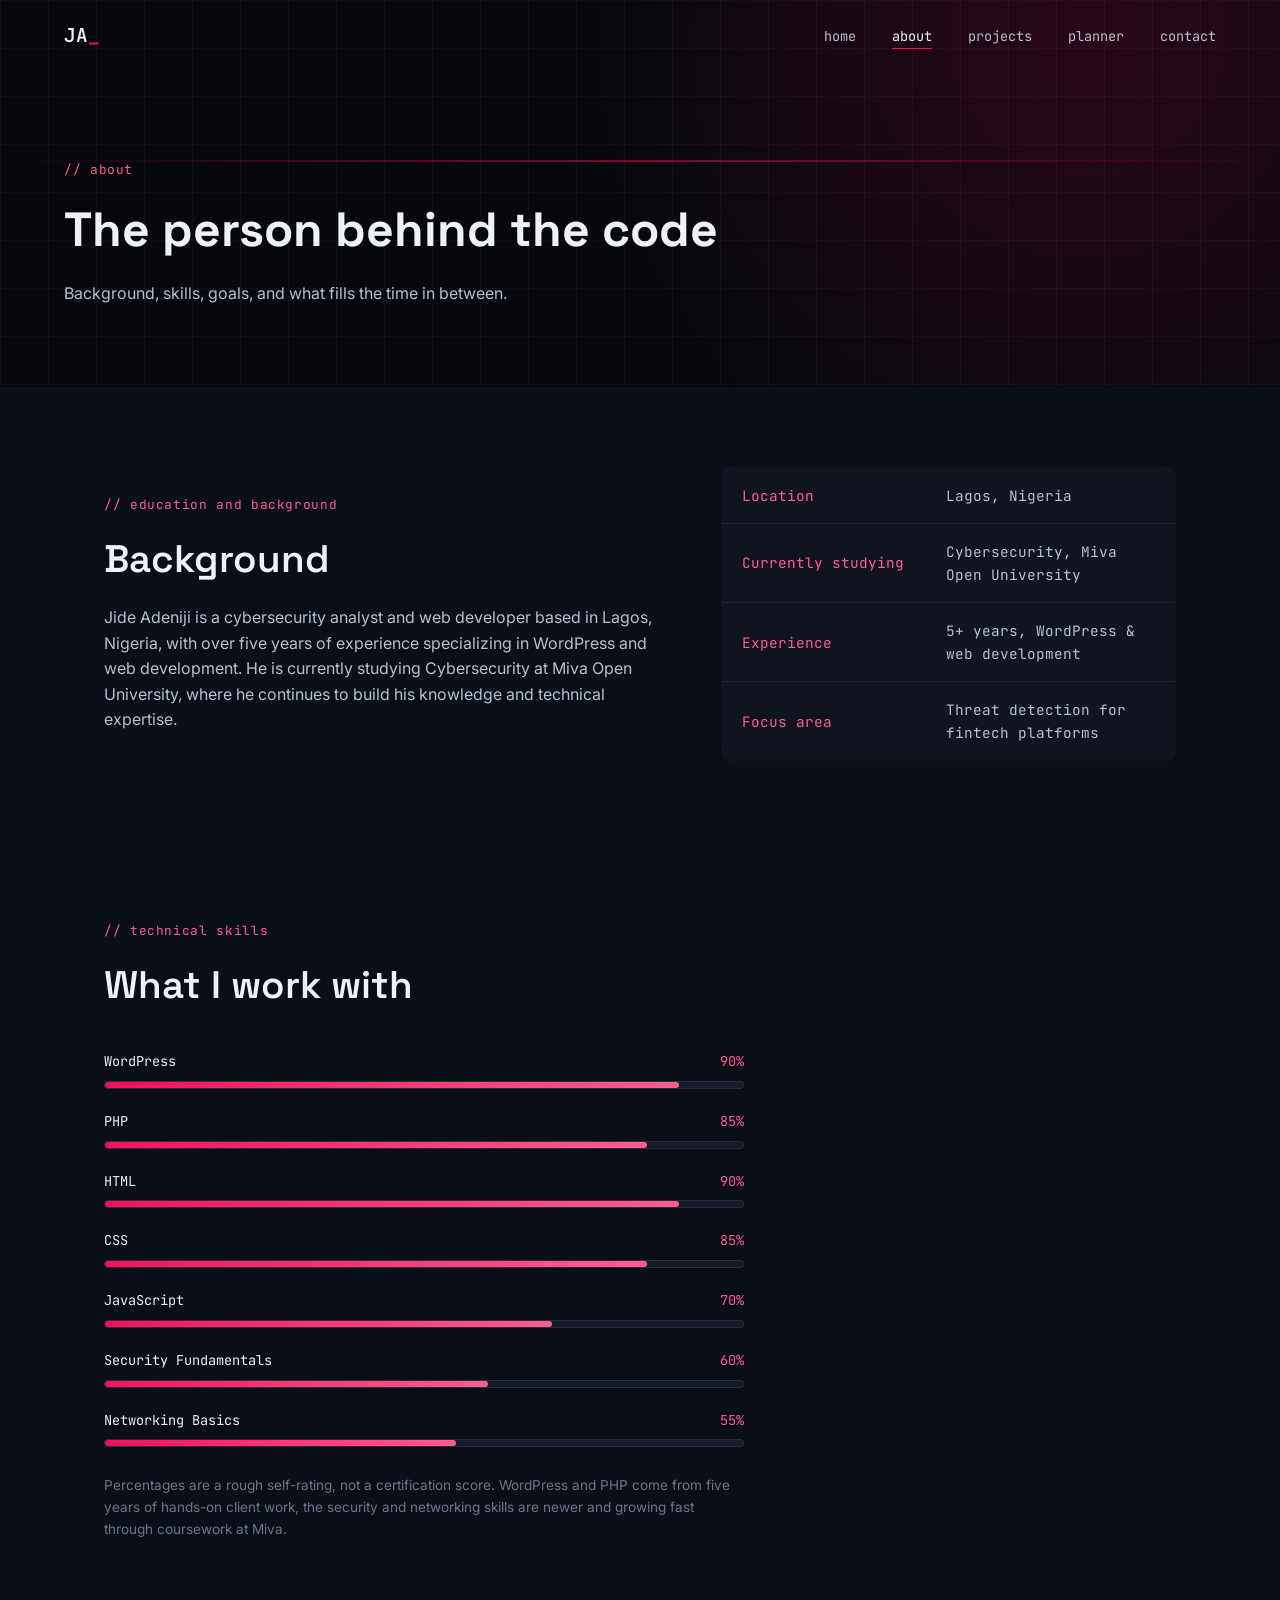
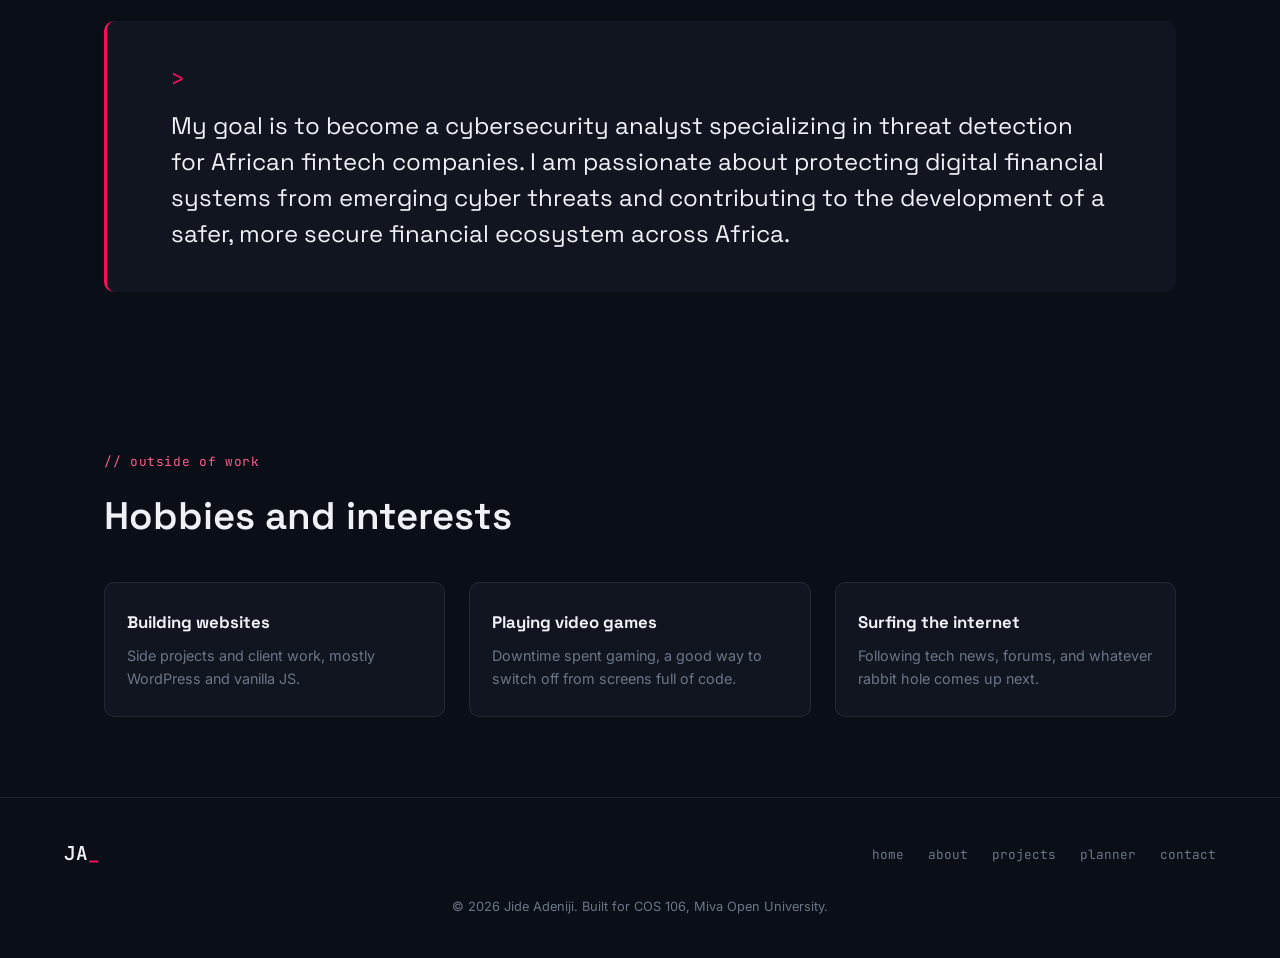
<file: about.html>
<!DOCTYPE html>
<html lang="en">
<head>
  <meta charset="UTF-8">
  <meta name="viewport" content="width=device-width, initial-scale=1.0">
  <title>About | Jide Adeniji</title>
  <meta name="description" content="Educational background, technical skills, career goals, and interests of Jide Adeniji.">

  <link rel="preconnect" href="https://fonts.googleapis.com">
  <link rel="preconnect" href="https://fonts.gstatic.com" crossorigin>
  <link href="https://fonts.googleapis.com/css2?family=Space+Grotesk:wght@500;600;700&family=JetBrains+Mono:wght@400;500;600&family=Inter:wght@400;500;600&display=swap" rel="stylesheet">

  <link rel="stylesheet" href="css/style.css">
</head>
<body>

  <a href="#main-content" class="skip-link">Skip to main content</a>
  <header>
    <nav class="navbar" id="navbar">
      <a href="index.html" class="nav-logo">JA<span class="cursor-blip">_</span></a>

      <button class="nav-toggle" id="navToggle" aria-label="Toggle navigation menu" aria-expanded="false">
        <span></span>
        <span></span>
        <span></span>
      </button>

      <ul class="nav-links" id="navLinks">
        <li><a href="index.html">home</a></li>
        <li><a href="about.html" class="active">about</a></li>
        <li><a href="projects.html">projects</a></li>
        <li><a href="planner.html">planner</a></li>
        <li><a href="contact.html">contact</a></li>
      </ul>
    </nav>
  </header>

  <main id="main-content">
    <section class="page-header">
      <div class="scanline" aria-hidden="true"></div>
      <div class="page-header-inner">
        <p class="eyebrow">// about</p>
        <h1 class="page-heading">The person behind the code</h1>
        <p class="page-lede">Background, skills, goals, and what fills the time in between.</p>
      </div>
    </section>

    <section class="about-section reveal-target" id="background">
      <div class="about-section-inner">
        <div class="about-text">
          <p class="eyebrow">// education and background</p>
          <h2 class="section-heading">Background</h2>
          <p class="about-paragraph">
            Jide Adeniji is a cybersecurity analyst and web developer based
            in Lagos, Nigeria, with over five years of experience
            specializing in WordPress and web development. He is currently
            studying Cybersecurity at Miva Open University, where he
            continues to build his knowledge and technical expertise.
          </p>
        </div>

        <table class="fact-table">
          <caption class="visually-hidden">Quick facts about Jide's background</caption>
          <tbody>
            <tr>
              <th scope="row">Location</th>
              <td>Lagos, Nigeria</td>
            </tr>
            <tr>
              <th scope="row">Currently studying</th>
              <td>Cybersecurity, Miva Open University</td>
            </tr>
            <tr>
              <th scope="row">Experience</th>
              <td>5+ years, WordPress &amp; web development</td>
            </tr>
            <tr>
              <th scope="row">Focus area</th>
              <td>Threat detection for fintech platforms</td>
            </tr>
          </tbody>
        </table>
      </div>
    </section>
    <section class="about-section reveal-target" id="skills">
      <p class="eyebrow">// technical skills</p>
      <h2 class="section-heading">What I work with</h2>

      <div class="skills-grid">
        <div class="skill-row">
          <div class="skill-label">
            <span>WordPress</span>
            <span class="skill-percent">90%</span>
          </div>
          <div class="skill-track">
            <div class="skill-fill" style="--level: 90%;"></div>
          </div>
        </div>

        <div class="skill-row">
          <div class="skill-label">
            <span>PHP</span>
            <span class="skill-percent">85%</span>
          </div>
          <div class="skill-track">
            <div class="skill-fill" style="--level: 85%;"></div>
          </div>
        </div>

        <div class="skill-row">
          <div class="skill-label">
            <span>HTML</span>
            <span class="skill-percent">90%</span>
          </div>
          <div class="skill-track">
            <div class="skill-fill" style="--level: 90%;"></div>
          </div>
        </div>

        <div class="skill-row">
          <div class="skill-label">
            <span>CSS</span>
            <span class="skill-percent">85%</span>
          </div>
          <div class="skill-track">
            <div class="skill-fill" style="--level: 85%;"></div>
          </div>
        </div>

        <div class="skill-row">
          <div class="skill-label">
            <span>JavaScript</span>
            <span class="skill-percent">70%</span>
          </div>
          <div class="skill-track">
            <div class="skill-fill" style="--level: 70%;"></div>
          </div>
        </div>

        <div class="skill-row">
          <div class="skill-label">
            <span>Security Fundamentals</span>
            <span class="skill-percent">60%</span>
          </div>
          <div class="skill-track">
            <div class="skill-fill" style="--level: 60%;"></div>
          </div>
        </div>

        <div class="skill-row">
          <div class="skill-label">
            <span>Networking Basics</span>
            <span class="skill-percent">55%</span>
          </div>
          <div class="skill-track">
            <div class="skill-fill" style="--level: 55%;"></div>
          </div>
        </div>
      </div>

      <p class="skills-note">
        Percentages are a rough self-rating, not a certification score.
        WordPress and PHP come from five years of hands-on client work,
        the security and networking skills are newer and growing fast
        through coursework at Miva.
      </p>
    </section>
    <section class="aspirations reveal-target" id="aspirations">
      <div class="aspirations-card">
        <span class="quote-mark" aria-hidden="true">&gt;</span>
        <p class="aspirations-text">
          My goal is to become a cybersecurity analyst specializing in
          threat detection for African fintech companies. I am passionate
          about protecting digital financial systems from emerging cyber
          threats and contributing to the development of a safer, more
          secure financial ecosystem across Africa.
        </p>
      </div>
    </section>

    <section class="about-section reveal-target" id="hobbies">
      <p class="eyebrow">// outside of work</p>
      <h2 class="section-heading">Hobbies and interests</h2>

      <div class="hobby-grid">
        <div class="hobby-card">
          <h3>Building websites</h3>
          <p>Side projects and client work, mostly WordPress and vanilla JS.</p>
        </div>
        <div class="hobby-card">
          <h3>Playing video games</h3>
          <p>Downtime spent gaming, a good way to switch off from screens full of code.</p>
        </div>
        <div class="hobby-card">
          <h3>Surfing the internet</h3>
          <p>Following tech news, forums, and whatever rabbit hole comes up next.</p>
        </div>
      </div>
    </section>

  </main>

  <footer class="site-footer">
    <div class="footer-inner">
      <a href="index.html" class="nav-logo footer-logo">JA<span class="cursor-blip">_</span></a>
      <ul class="footer-links">
        <li><a href="index.html">home</a></li>
        <li><a href="about.html">about</a></li>
        <li><a href="projects.html">projects</a></li>
        <li><a href="planner.html">planner</a></li>
        <li><a href="contact.html">contact</a></li>
      </ul>
      <p class="footer-copy">&copy; 2026 Jide Adeniji. Built for COS 106, Miva Open University.</p>
    </div>
  </footer>

  <script src="js/main.js"></script>
</body>
</html>
</file>
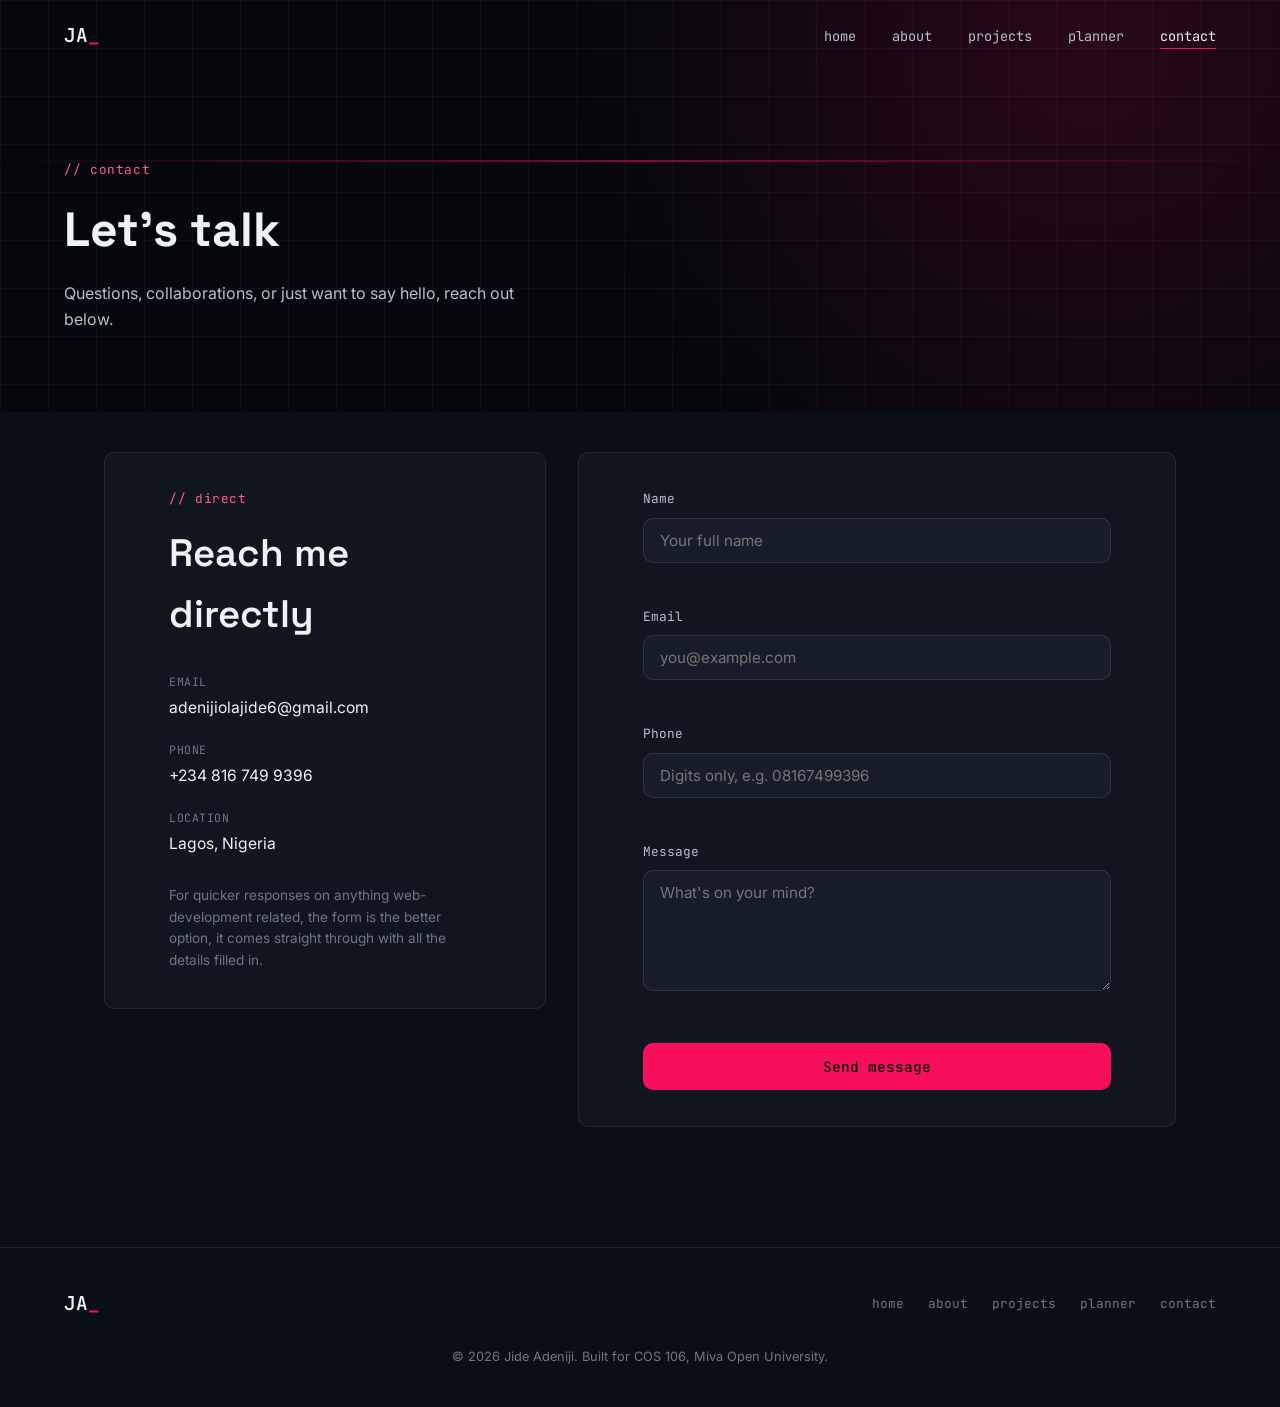
<file: contact.html>
<!DOCTYPE html>
<html lang="en">
<head>
  <meta charset="UTF-8">
  <meta name="viewport" content="width=device-width, initial-scale=1.0">
  <title>Contact | Jide Adeniji</title>
  <meta name="description" content="Get in touch with Jide Adeniji.">

  <link rel="preconnect" href="https://fonts.googleapis.com">
  <link rel="preconnect" href="https://fonts.gstatic.com" crossorigin>
  <link href="https://fonts.googleapis.com/css2?family=Space+Grotesk:wght@500;600;700&family=JetBrains+Mono:wght@400;500;600&family=Inter:wght@400;500;600&display=swap" rel="stylesheet">

  <link rel="stylesheet" href="css/style.css">
</head>
<body>

  <a href="#main-content" class="skip-link">Skip to main content</a>

  <header>
    <nav class="navbar" id="navbar">
      <a href="index.html" class="nav-logo">JA<span class="cursor-blip">_</span></a>

      <button class="nav-toggle" id="navToggle" aria-label="Toggle navigation menu" aria-expanded="false">
        <span></span>
        <span></span>
        <span></span>
      </button>

      <ul class="nav-links" id="navLinks">
        <li><a href="index.html">home</a></li>
        <li><a href="about.html">about</a></li>
        <li><a href="projects.html">projects</a></li>
        <li><a href="planner.html">planner</a></li>
        <li><a href="contact.html" class="active">contact</a></li>
      </ul>
    </nav>
  </header>

  <main id="main-content">

    <section class="page-header">
      <div class="scanline" aria-hidden="true"></div>
      <div class="page-header-inner">
        <p class="eyebrow">// contact</p>
        <h1 class="page-heading">Let's talk</h1>
        <p class="page-lede">Questions, collaborations, or just want to say hello, reach out below.</p>
      </div>
    </section>

    <section class="contact-section">
      <div class="contact-grid">

        <div class="contact-info-card">
          <p class="eyebrow">// direct</p>
          <h2 class="section-heading">Reach me directly</h2>

          <ul class="contact-list">
            <li>
              <span class="contact-label">Email</span>
              <a href="mailto:adenijiolajide6@gmail.com" class="contact-value">adenijiolajide6@gmail.com</a>
            </li>
            <li>
              <span class="contact-label">Phone</span>
              <a href="tel:+2348167499396" class="contact-value">+234 816 749 9396</a>
            </li>
            <li>
              <span class="contact-label">Location</span>
              <span class="contact-value">Lagos, Nigeria</span>
            </li>
          </ul>

          <p class="contact-note">
            For quicker responses on anything web-development related, the
            form is the better option, it comes straight through with all
            the details filled in.
          </p>
        </div>


        <div class="contact-form-card">
          <form id="contactForm" novalidate>
            <div class="form-group">
              <label for="nameField">Name</label>
              <input type="text" id="nameField" name="name" placeholder="Your full name">
              <span class="field-error" id="nameError"></span>
            </div>

            <div class="form-group">
              <label for="emailField">Email</label>
              <input type="email" id="emailField" name="email" placeholder="you@example.com">
              <span class="field-error" id="emailError"></span>
            </div>

            <div class="form-group">
              <label for="phoneField">Phone</label>
              <input type="tel" id="phoneField" name="phone" placeholder="Digits only, e.g. 08167499396">
              <span class="field-error" id="phoneError"></span>
            </div>

            <div class="form-group">
              <label for="messageField">Message</label>
              <textarea id="messageField" name="message" rows="5" placeholder="What's on your mind?"></textarea>
              <span class="field-error" id="messageError"></span>
            </div>

            <button type="submit" class="btn btn-primary form-submit">Send message</button>

            <p class="form-success" id="formSuccess" role="status">
              Message validated. Since this page has no backend yet, nothing
              was actually sent, but the form works exactly as it will once
              one is connected.
            </p>
          </form>
        </div>

      </div>
    </section>

  </main>

  <footer class="site-footer">
    <div class="footer-inner">
      <a href="index.html" class="nav-logo footer-logo">JA<span class="cursor-blip">_</span></a>
      <ul class="footer-links">
        <li><a href="index.html">home</a></li>
        <li><a href="about.html">about</a></li>
        <li><a href="projects.html">projects</a></li>
        <li><a href="planner.html">planner</a></li>
        <li><a href="contact.html">contact</a></li>
      </ul>
      <p class="footer-copy">&copy; 2026 Jide Adeniji. Built for COS 106, Miva Open University.</p>
    </div>
  </footer>

  <script src="js/main.js"></script>
</body>
</html>
</file>
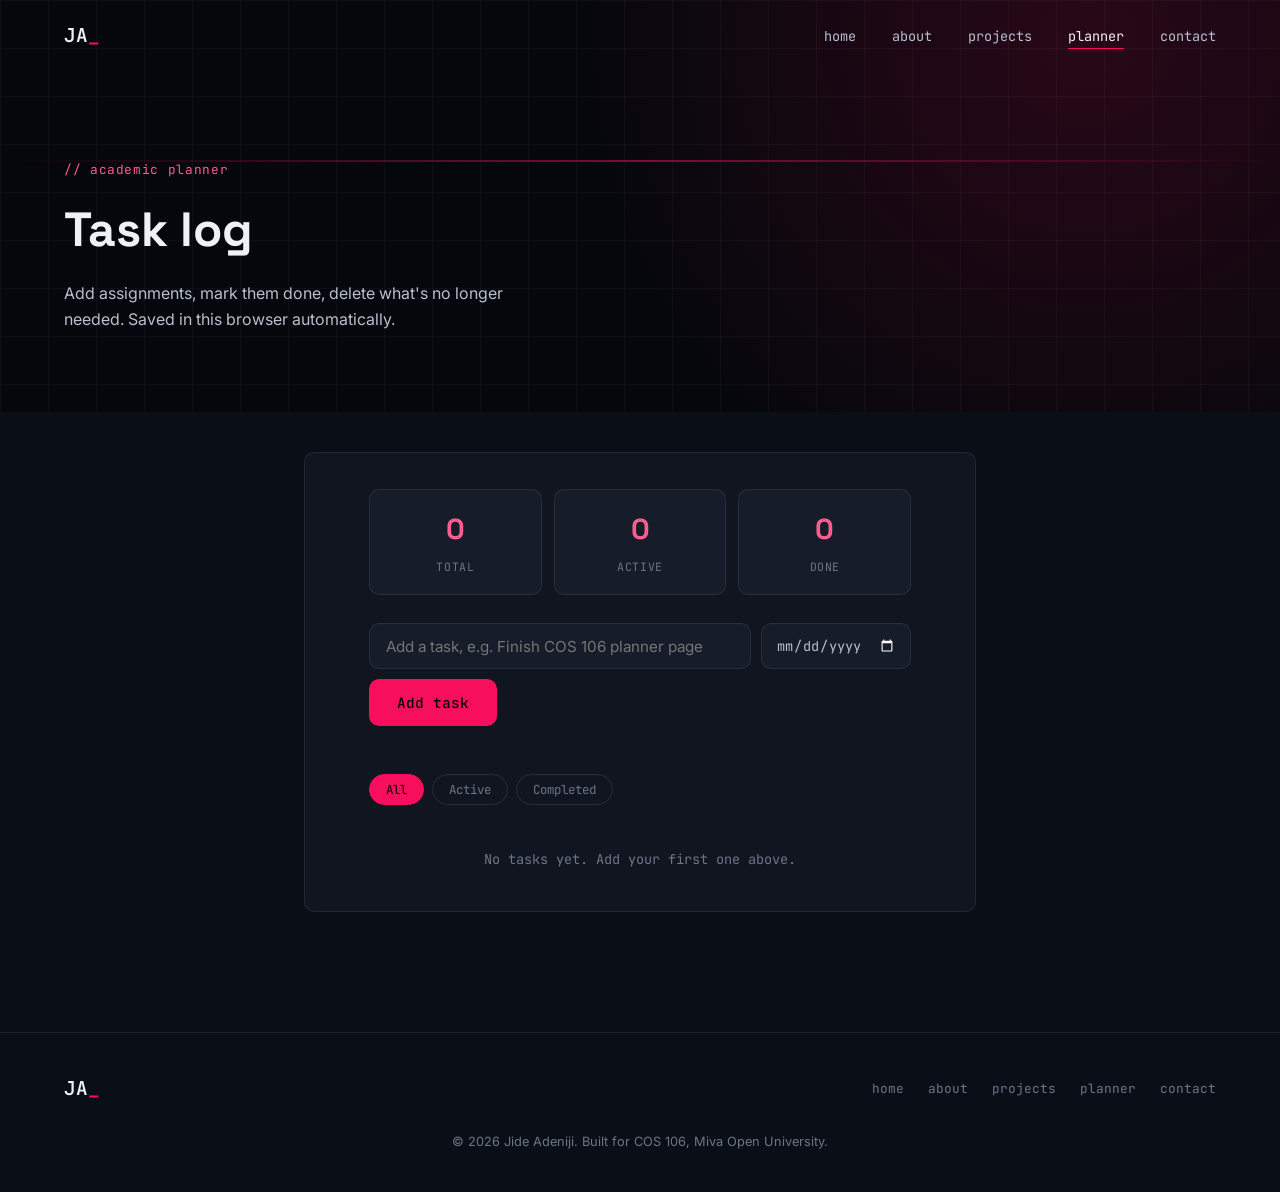
<file: planner.html>
<!DOCTYPE html>
<html lang="en">
<head>
  <meta charset="UTF-8">
  <meta name="viewport" content="width=device-width, initial-scale=1.0">
  <title>Planner | Jide Adeniji</title>
  <meta name="description" content="Interactive academic task planner for tracking assignments and to-dos.">

  <link rel="preconnect" href="https://fonts.googleapis.com">
  <link rel="preconnect" href="https://fonts.gstatic.com" crossorigin>
  <link href="https://fonts.googleapis.com/css2?family=Space+Grotesk:wght@500;600;700&family=JetBrains+Mono:wght@400;500;600&family=Inter:wght@400;500;600&display=swap" rel="stylesheet">

  <link rel="stylesheet" href="css/style.css">
</head>
<body>

  <a href="#main-content" class="skip-link">Skip to main content</a>

  <header>
    <nav class="navbar" id="navbar">
      <a href="index.html" class="nav-logo">JA<span class="cursor-blip">_</span></a>

      <button class="nav-toggle" id="navToggle" aria-label="Toggle navigation menu" aria-expanded="false">
        <span></span>
        <span></span>
        <span></span>
      </button>

      <ul class="nav-links" id="navLinks">
        <li><a href="index.html">home</a></li>
        <li><a href="about.html">about</a></li>
        <li><a href="projects.html">projects</a></li>
        <li><a href="planner.html" class="active">planner</a></li>
        <li><a href="contact.html">contact</a></li>
      </ul>
    </nav>
  </header>

  <main id="main-content">

    <section class="page-header">
      <div class="scanline" aria-hidden="true"></div>
      <div class="page-header-inner">
        <p class="eyebrow">// academic planner</p>
        <h1 class="page-heading">Task log</h1>
        <p class="page-lede">Add assignments, mark them done, delete what's no longer needed. Saved in this browser automatically.</p>
      </div>
    </section>

    <section class="planner-section">
      <div class="planner-card">

        <div class="planner-stats" id="plannerStats">
          <div class="stat">
            <span class="stat-number" id="statTotal">0</span>
            <span class="stat-label">total</span>
          </div>
          <div class="stat">
            <span class="stat-number" id="statActive">0</span>
            <span class="stat-label">active</span>
          </div>
          <div class="stat">
            <span class="stat-number" id="statDone">0</span>
            <span class="stat-label">done</span>
          </div>
        </div>

     
        <form id="taskForm" class="task-form">
          <input
            type="text"
            id="taskInput"
            class="task-input"
            placeholder="Add a task, e.g. Finish COS 106 planner page"
            maxlength="120"
            required
          >
          <input
            type="date"
            id="taskDate"
            class="task-date-input"
            aria-label="Optional due date"
          >
          <button type="submit" class="btn btn-primary task-submit">Add task</button>
        </form>
    
        <p class="form-error" id="formError" role="alert"></p>

        <div class="filter-tabs" id="filterTabs">
          <button class="filter-btn active" data-filter="all">All</button>
          <button class="filter-btn" data-filter="active">Active</button>
          <button class="filter-btn" data-filter="completed">Completed</button>
        </div>

      
        <ul class="task-list" id="taskList"></ul>

    
        <p class="empty-state" id="emptyState">No tasks yet. Add your first one above.</p>

      </div>
    </section>

  </main>

  <footer class="site-footer">
    <div class="footer-inner">
      <a href="index.html" class="nav-logo footer-logo">JA<span class="cursor-blip">_</span></a>
      <ul class="footer-links">
        <li><a href="index.html">home</a></li>
        <li><a href="about.html">about</a></li>
        <li><a href="projects.html">projects</a></li>
        <li><a href="planner.html">planner</a></li>
        <li><a href="contact.html">contact</a></li>
      </ul>
      <p class="footer-copy">&copy; 2026 Jide Adeniji. Built for COS 106, Miva Open University.</p>
    </div>
  </footer>

  <script src="js/main.js"></script>
</body>
</html>
</file>
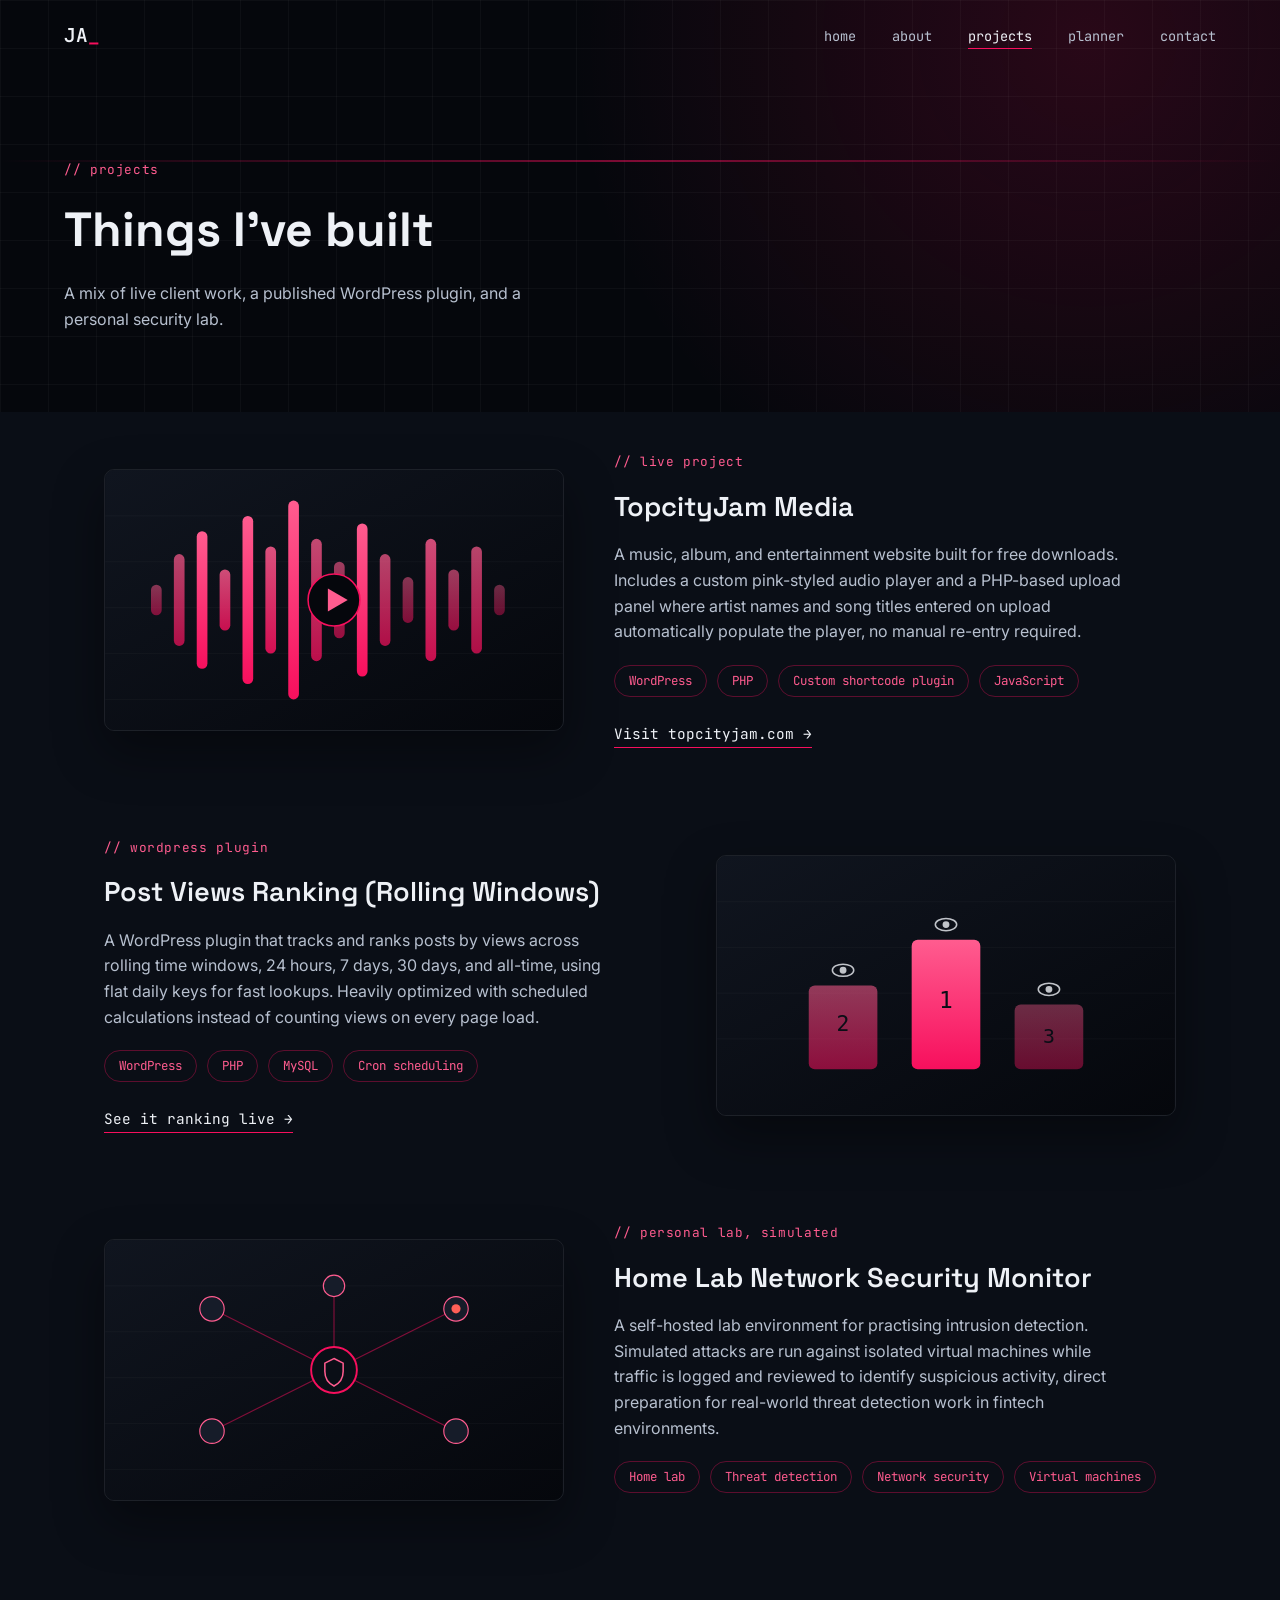
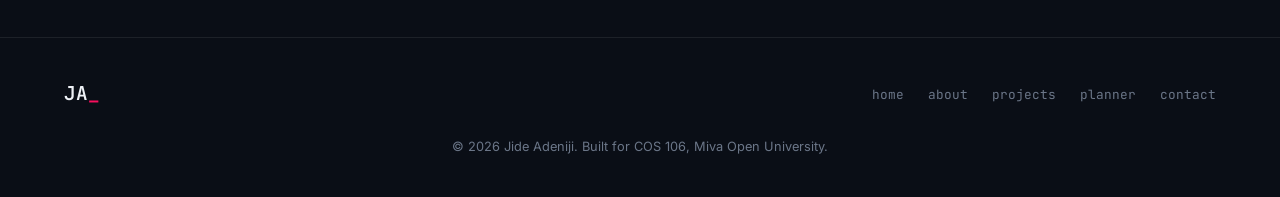
<file: projects.html>
<!DOCTYPE html>
<html lang="en">
<head>
  <meta charset="UTF-8">
  <meta name="viewport" content="width=device-width, initial-scale=1.0">
  <title>Projects | Jide Adeniji</title>
  <meta name="description" content="Web development and cybersecurity projects by Jide Adeniji, including TopcityJam Media, the Post Views Ranking WordPress plugin, and a home lab security monitor.">

  <link rel="preconnect" href="https://fonts.googleapis.com">
  <link rel="preconnect" href="https://fonts.gstatic.com" crossorigin>
  <link href="https://fonts.googleapis.com/css2?family=Space+Grotesk:wght@500;600;700&family=JetBrains+Mono:wght@400;500;600&family=Inter:wght@400;500;600&display=swap" rel="stylesheet">

  <link rel="stylesheet" href="css/style.css">
</head>
<body>

  <a href="#main-content" class="skip-link">Skip to main content</a>

  <header>
    <nav class="navbar" id="navbar">
      <a href="index.html" class="nav-logo">JA<span class="cursor-blip">_</span></a>

      <button class="nav-toggle" id="navToggle" aria-label="Toggle navigation menu" aria-expanded="false">
        <span></span>
        <span></span>
        <span></span>
      </button>

      <ul class="nav-links" id="navLinks">
        <li><a href="index.html">home</a></li>
        <li><a href="about.html">about</a></li>
        <li><a href="projects.html" class="active">projects</a></li>
        <li><a href="planner.html">planner</a></li>
        <li><a href="contact.html">contact</a></li>
      </ul>
    </nav>
  </header>

  <main id="main-content">

    <section class="page-header">
      <div class="scanline" aria-hidden="true"></div>
      <div class="page-header-inner">
        <p class="eyebrow">// projects</p>
        <h1 class="page-heading">Things I've built</h1>
        <p class="page-lede">A mix of live client work, a published WordPress plugin, and a personal security lab.</p>
      </div>
    </section>

    <section class="projects-list">

      <article class="project-row reveal-target">
        <div class="project-media">
          <img src="images/topcityjam-thumb.svg" alt="Waveform and play button illustration representing the TopcityJam Media audio player">
        </div>
        <div class="project-details">
          <p class="eyebrow">// live project</p>
          <h2 class="project-title">TopcityJam Media</h2>
          <p class="project-description">
            A music, album, and entertainment website built for free
            downloads. Includes a custom pink-styled audio player and a
            PHP-based upload panel where artist names and song titles
            entered on upload automatically populate the player, no manual
            re-entry required.
          </p>

          <ul class="tag-list">
            <li>WordPress</li>
            <li>PHP</li>
            <li>Custom shortcode plugin</li>
            <li>JavaScript</li>
          </ul>

          <a href="https://topcityjam.com" class="project-link" target="_blank" rel="noopener noreferrer">
            Visit topcityjam.com &rarr;
          </a>
        </div>
      </article>

      <article class="project-row reverse reveal-target">
        <div class="project-media">
          <img src="images/post-views-ranking-thumb.svg" alt="Ranking podium and view-count icon illustration representing the Post Views Ranking plugin">
        </div>
        <div class="project-details">
          <p class="eyebrow">// wordpress plugin</p>
          <h2 class="project-title">Post Views Ranking (Rolling Windows)</h2>
          <p class="project-description">
            A WordPress plugin that tracks and ranks posts by views across
            rolling time windows, 24 hours, 7 days, 30 days, and all-time,
            using flat daily keys for fast lookups. Heavily optimized with
            scheduled calculations instead of counting views on every page
            load.
          </p>

          <ul class="tag-list">
            <li>WordPress</li>
            <li>PHP</li>
            <li>MySQL</li>
            <li>Cron scheduling</li>
          </ul>

          <a href="https://web.topcityjam.com/music-chart" class="project-link" target="_blank" rel="noopener noreferrer">
            See it ranking live &rarr;
          </a>
        </div>
      </article>

      <article class="project-row reveal-target">
        <div class="project-media">
          <img src="images/home-lab-thumb.svg" alt="Network diagram illustration with a central monitoring node representing the Home Lab Network Security Monitor">
        </div>
        <div class="project-details">
          <p class="eyebrow">// personal lab, simulated</p>
          <h2 class="project-title">Home Lab Network Security Monitor</h2>
          <p class="project-description">
            A self-hosted lab environment for practising intrusion
            detection. Simulated attacks are run against isolated virtual
            machines while traffic is logged and reviewed to identify
            suspicious activity, direct preparation for real-world threat
            detection work in fintech environments.
          </p>

          <ul class="tag-list">
            <li>Home lab</li>
            <li>Threat detection</li>
            <li>Network security</li>
            <li>Virtual machines</li>
          </ul>

        </div>
      </article>

    </section>

  </main>

  <footer class="site-footer">
    <div class="footer-inner">
      <a href="index.html" class="nav-logo footer-logo">JA<span class="cursor-blip">_</span></a>
      <ul class="footer-links">
        <li><a href="index.html">home</a></li>
        <li><a href="about.html">about</a></li>
        <li><a href="projects.html">projects</a></li>
        <li><a href="planner.html">planner</a></li>
        <li><a href="contact.html">contact</a></li>
      </ul>
      <p class="footer-copy">&copy; 2026 Jide Adeniji. Built for COS 106, Miva Open University.</p>
    </div>
  </footer>

  <script src="js/main.js"></script>
</body>
</html>
</file>
<file: css/style.css>
/* ==========================================================================
   COS 106 PORTFOLIO STYLESHEET
   Theme: dark, cyber/terminal inspired, single accent colour (#f70f5d)
   This file is shared across every page (index, about, projects, planner,
   contact) so a change here updates the whole site at once.
   ========================================================================== */

/* --------------------------------------------------------------------------
   CSS CUSTOM PROPERTIES (VARIABLES)
   Defining colours and fonts once in :root means every other rule in this
   file references a name (like var(--accent)) instead of a raw hex code.
   If Jide ever wants to change the accent colour, he only edits it here
   and it updates on every page and every element automatically.
   -------------------------------------------------------------------------- */
:root {
  /* Backgrounds, from deepest to lightest, used to build depth without
     ever introducing a second hue. Everything here is a shade of near-black
     navy so the pink accent has no competition. */
  --bg-deep: #05070c;
  --bg-base: #0a0e16;
  --bg-panel: #10151f;
  --bg-panel-light: #161c29;

  /* The one accent colour in the whole design, plus a lighter tint used
     for glows and hover states. Restraint here is deliberate: one accent,
     used consistently, reads as more intentional than several. */
  --accent: #f70f5d;
  --accent-light: #ff5c8f;
  --accent-dim: rgba(247, 15, 93, 0.15);
  --accent-border: rgba(247, 15, 93, 0.35);

  /* Text colours: a bright near-white for headings, a softer grey for body
     copy so long paragraphs are easier on the eyes, and a dim grey for
     captions/labels. */
  --text-bright: #eef1f6;
  --text-body: #b7c0cf;
  --text-dim: #6b7688;

  /* Typography roles, matching the three Google Fonts loaded in the HTML
     head. Keeping the font-family declarations here means every element
     just says var(--font-display) instead of repeating the full stack. */
  --font-display: 'Space Grotesk', 'Segoe UI', sans-serif;
  --font-mono: 'JetBrains Mono', 'Courier New', monospace;
  --font-body: 'Inter', 'Segoe UI', sans-serif;

  /* Shared spacing and shape values so cards, buttons, and sections stay
     visually consistent instead of each using slightly different numbers. */
  --radius: 10px;
  --max-width: 1200px;
  --border-hairline: 1px solid rgba(255, 255, 255, 0.08);
}

/* --------------------------------------------------------------------------
   RESET AND BASE ELEMENTS
   Browsers ship with inconsistent default spacing and sizing. This block
   flattens those differences so the design starts from a predictable
   baseline instead of fighting browser defaults later.
   -------------------------------------------------------------------------- */
* {
  margin: 0;
  padding: 0;
  box-sizing: border-box;
}

html {
  scroll-behavior: smooth;
}

body {
  background-color: var(--bg-base);
  color: var(--text-body);
  font-family: var(--font-body);
  line-height: 1.6;
  overflow-x: hidden;
}

img {
  max-width: 100%;
  display: block;
}

a {
  color: inherit;
  text-decoration: none;
}

ul {
  list-style: none;
}

button {
  font-family: inherit;
  cursor: pointer;
}

/* Respect people who have asked their OS to reduce motion. All the
   keyframe animations below get effectively switched off for them. */
@media (prefers-reduced-motion: reduce) {
  *,
  *::before,
  *::after {
    animation-duration: 0.01ms !important;
    animation-iteration-count: 1 !important;
    transition-duration: 0.01ms !important;
    scroll-behavior: auto !important;
  }
}

/* --------------------------------------------------------------------------
   SKIP LINK
   Hidden off-screen until it receives keyboard focus (tab key), then it
   slides into view. Lets keyboard users bypass the nav and jump straight
   to <main>.
   -------------------------------------------------------------------------- */
.skip-link {
  position: absolute;
  top: -50px;
  left: 12px;
  background: var(--accent);
  color: var(--bg-deep);
  padding: 10px 16px;
  border-radius: var(--radius);
  font-family: var(--font-mono);
  font-weight: 600;
  z-index: 1000;
  transition: top 0.2s ease;
}

.skip-link:focus {
  top: 12px;
}

/* --------------------------------------------------------------------------
   SHARED UTILITY CLASSES
   Small reusable pieces referenced across many sections and pages.
   -------------------------------------------------------------------------- */

/* EYEBROW: small monospace label that sits above a heading, styled like a
   code comment (the "//" is written directly in the HTML content). */
.eyebrow {
  font-family: var(--font-mono);
  font-size: 0.8rem;
  letter-spacing: 0.05em;
  color: var(--accent-light);
  margin-bottom: 12px;
}

.eyebrow.center {
  text-align: center;
}

.section-heading {
  font-family: var(--font-display);
  font-weight: 600;
  /* clamp(min, preferred, max): the heading scales smoothly with viewport
     width instead of jumping between fixed sizes at breakpoints. */
  font-size: clamp(1.6rem, 4vw, 2.4rem);
  color: var(--text-bright);
  margin-bottom: 16px;
}

.section-heading.center {
  text-align: center;
}

/* BLINKING CURSOR: reused for both the logo's trailing underscore and the
   terminal typing effect. The animation is defined further down in the
   KEYFRAMES section. */
.cursor-blip {
  color: var(--accent);
  animation: blink 1s step-end infinite;
}

.cursor-blip.hidden {
  display: none;
}

/* BUTTONS */
.btn {
  display: inline-block;
  font-family: var(--font-mono);
  font-size: 0.9rem;
  font-weight: 500;
  padding: 14px 28px;
  border-radius: var(--radius);
  transition: transform 0.2s ease, box-shadow 0.2s ease, background 0.2s ease;
}

.btn-primary {
  background: var(--accent);
  color: var(--bg-deep);
}

.btn-primary:hover {
  transform: translateY(-2px);
  box-shadow: 0 8px 24px var(--accent-dim);
}

.btn-ghost {
  border: 1px solid var(--accent-border);
  color: var(--text-bright);
}

.btn-ghost:hover {
  background: var(--accent-dim);
  transform: translateY(-2px);
}

/* --------------------------------------------------------------------------
   SCROLL REVEAL ANIMATION
   Elements with the .reveal-target class start invisible and shifted down
   slightly. main.js uses the Intersection Observer API to add .revealed
   once the element scrolls into view, which triggers this transition.
   Doing the animation in CSS (rather than JS) keeps it smooth and lets the
   reduced-motion query above switch it off automatically.
   -------------------------------------------------------------------------- */
.reveal-target {
  opacity: 0;
  transform: translateY(40px);
  transition: opacity 0.8s ease, transform 0.8s ease;
}

.reveal-target.revealed {
  opacity: 1;
  transform: translateY(0);
}

/* ==========================================================================
   NAVIGATION
   Fixed to the top of the viewport at all times. Starts transparent so the
   hero's dark background and scanline show through it; main.js adds the
   .scrolled class once the page scrolls past 40px, which this rule below
   uses to fade in a solid background and hairline border.
   ========================================================================== */
.navbar {
  position: fixed;
  top: 0;
  left: 0;
  right: 0;
  z-index: 500;
  display: flex;
  align-items: center;
  justify-content: space-between;
  padding: 20px 5vw;
  background: transparent;
  border-bottom: 1px solid transparent;
  transition: background 0.3s ease, border-color 0.3s ease;
}

.navbar.scrolled {
  background: rgba(5, 7, 12, 0.85);
  backdrop-filter: blur(10px);
  border-bottom: 1px solid rgba(255, 255, 255, 0.08);
}

.nav-logo {
  font-family: var(--font-mono);
  font-size: 1.2rem;
  font-weight: 600;
  color: var(--text-bright);
}

/* FLEXBOX ROW: nav-links is a flex row so the page links sit side by side.
   gap replaces the old trick of adding margin to every list item. */
.nav-links {
  display: flex;
  gap: 36px;
}

.nav-links a {
  font-family: var(--font-mono);
  font-size: 0.85rem;
  color: var(--text-body);
  position: relative;
  padding-bottom: 4px;
  transition: color 0.2s ease;
}

/* Underline that grows from the left on hover, built with a pseudo-element
   so no extra HTML is needed just for a decorative line. */
.nav-links a::after {
  content: '';
  position: absolute;
  bottom: 0;
  left: 0;
  width: 0;
  height: 1px;
  background: var(--accent);
  transition: width 0.25s ease;
}

.nav-links a:hover,
.nav-links a.active {
  color: var(--text-bright);
}

.nav-links a:hover::after,
.nav-links a.active::after {
  width: 100%;
}

/* HAMBURGER TOGGLE: hidden on desktop, shown only inside the mobile media
   query further down. Three <span> elements become the three bars. */
.nav-toggle {
  display: none;
  flex-direction: column;
  gap: 5px;
  background: none;
  border: none;
}

.nav-toggle span {
  width: 24px;
  height: 2px;
  background: var(--text-bright);
  transition: transform 0.25s ease, opacity 0.25s ease;
}

/* When JS adds .open to the toggle button, animate the three bars into an
   X shape rather than showing a separate close icon. */
.nav-toggle.open span:nth-child(1) {
  transform: translateY(7px) rotate(45deg);
}

.nav-toggle.open span:nth-child(2) {
  opacity: 0;
}

.nav-toggle.open span:nth-child(3) {
  transform: translateY(-7px) rotate(-45deg);
}

/* ==========================================================================
   HERO SECTION
   ========================================================================== */
.hero {
  position: relative;
  min-height: 100vh;
  display: flex;
  align-items: center;
  padding: 140px 5vw 80px;
  background:
    radial-gradient(circle at 15% 20%, var(--accent-dim), transparent 45%),
    var(--bg-deep);
  overflow: hidden;
}

/* Faint grid lines in the background, built entirely with CSS gradients so
   no image asset is required. Purely atmospheric. */
.hero::before {
  content: '';
  position: absolute;
  inset: 0;
  background-image:
    linear-gradient(rgba(255, 255, 255, 0.03) 1px, transparent 1px),
    linear-gradient(90deg, rgba(255, 255, 255, 0.03) 1px, transparent 1px);
  background-size: 48px 48px;
  pointer-events: none;
}

/* SCANLINE: a thin bright line that drifts from the top of the hero to the
   bottom on a loop, then jumps back and repeats. See the scan keyframe. */
.scanline {
  position: absolute;
  left: 0;
  right: 0;
  height: 2px;
  background: linear-gradient(90deg, transparent, var(--accent), transparent);
  opacity: 0.5;
  animation: scan 6s linear infinite;
  pointer-events: none;
}

.hero-inner {
  position: relative;
  z-index: 1;
  max-width: var(--max-width);
  margin: 0 auto;
  width: 100%;
  /* GRID: two columns on wide screens, terminal on the left and copy on the
     right. Collapses to one column in the tablet media query below. */
  display: grid;
  grid-template-columns: 1.1fr 1fr;
  gap: 60px;
  align-items: center;
}

/* TERMINAL WINDOW: styled to resemble a code editor or terminal app, which
   is the signature visual element of this design and ties directly to
   Jide's cybersecurity focus. */
.terminal-window {
  background: var(--bg-panel);
  border: var(--border-hairline);
  border-radius: var(--radius);
  box-shadow: 0 20px 60px rgba(0, 0, 0, 0.5), 0 0 0 1px rgba(247, 15, 93, 0.08);
  overflow: hidden;
}

.terminal-titlebar {
  display: flex;
  align-items: center;
  gap: 8px;
  padding: 12px 16px;
  background: var(--bg-panel-light);
  border-bottom: var(--border-hairline);
}

.dot {
  width: 11px;
  height: 11px;
  border-radius: 50%;
}

.dot-red { background: #ff5f57; }
.dot-yellow { background: #febc2e; }
.dot-green { background: #28c840; }

.terminal-title {
  margin-left: 8px;
  font-family: var(--font-mono);
  font-size: 0.75rem;
  color: var(--text-dim);
}

.terminal-body {
  padding: 28px 24px;
  font-family: var(--font-mono);
  min-height: 180px;
}

.terminal-line {
  margin-bottom: 14px;
  font-size: clamp(0.95rem, 1.6vw, 1.15rem);
}

.static-line {
  color: var(--text-body);
}

.prompt {
  color: var(--accent-light);
}

.prompt-symbol {
  color: var(--text-dim);
  margin-right: 8px;
}

.output-arrow {
  color: var(--accent);
}

.typed-text {
  color: var(--text-bright);
  font-weight: 500;
}

.typed-role {
  color: var(--text-body);
  font-weight: 400;
}

.hero-copy .eyebrow {
  font-family: var(--font-mono);
}

.hero-heading {
  font-family: var(--font-display);
  font-weight: 700;
  font-size: clamp(2rem, 5vw, 3.4rem);
  line-height: 1.15;
  color: var(--text-bright);
  margin-bottom: 20px;
}

.hero-lede {
  max-width: 46ch;
  margin-bottom: 32px;
  color: var(--text-body);
}

.hero-actions {
  display: flex;
  gap: 16px;
  flex-wrap: wrap;
}

/* ==========================================================================
   INTRO / BIO SECTION
   ========================================================================== */
.intro {
  max-width: var(--max-width);
  margin: 0 auto;
  padding: 100px 5vw;
  display: grid;
  grid-template-columns: 260px 1fr;
  gap: 60px;
  align-items: center;
}

.intro-photo-frame {
  position: relative;
  width: 100%;
  max-width: 260px;
  justify-self: center;
}

/* HEXAGON CLIP: cuts the square photo into a six-sided shape. The polygon
   points were chosen to make a regular hexagon standing on a flat edge. */
.intro-photo {
  width: 100%;
  aspect-ratio: 1 / 1;
  object-fit: cover;
  clip-path: polygon(25% 5%, 75% 5%, 100% 50%, 75% 95%, 25% 95%, 0% 50%);
}

/* Glowing ring sits slightly larger than the photo and behind it, drawn
   with a border and blurred box-shadow rather than an image. */
.intro-photo-ring {
  position: absolute;
  inset: -10px;
  clip-path: polygon(25% 5%, 75% 5%, 100% 50%, 75% 95%, 25% 95%, 0% 50%);
  background: linear-gradient(135deg, var(--accent), transparent 60%);
  z-index: -1;
  opacity: 0.6;
  filter: blur(2px);
}

.intro-paragraph {
  margin-bottom: 18px;
  color: var(--text-body);
}

.intro-paragraph:last-child {
  margin-bottom: 0;
}

/* ==========================================================================
   MODULE CARDS (site map grid)
   ========================================================================== */
.modules {
  max-width: var(--max-width);
  margin: 0 auto;
  padding: 60px 5vw 100px;
}

/* GRID: auto-fit lets the browser decide how many columns fit, so the grid
   naturally goes from 4 columns down to 1 as the viewport narrows, with no
   media query needed for this particular element. */
.module-grid {
  display: grid;
  grid-template-columns: repeat(auto-fit, minmax(220px, 1fr));
  gap: 24px;
  margin-top: 40px;
}

/* GLASSMORPHIC CARD: semi-transparent background plus backdrop-filter blur
   creates the frosted-glass look. The border uses the accent colour at low
   opacity so it reads as a subtle glow rather than a hard line. */
.module-card {
  background: rgba(22, 28, 41, 0.6);
  backdrop-filter: blur(12px);
  border: 1px solid rgba(255, 255, 255, 0.08);
  border-radius: var(--radius);
  padding: 28px 24px;
  transition: transform 0.25s ease, border-color 0.25s ease, box-shadow 0.25s ease;
}

.module-card:hover {
  transform: translateY(-6px);
  border-color: var(--accent-border);
  box-shadow: 0 16px 40px rgba(247, 15, 93, 0.12);
}

.module-index {
  display: inline-block;
  font-family: var(--font-mono);
  font-size: 0.8rem;
  color: var(--accent);
  border: 1px solid var(--accent-border);
  border-radius: 20px;
  padding: 3px 10px;
  margin-bottom: 16px;
}

.module-card h3 {
  font-family: var(--font-display);
  font-size: 1.15rem;
  color: var(--text-bright);
  margin-bottom: 8px;
}

.module-card p {
  font-size: 0.9rem;
  color: var(--text-dim);
}

/* ==========================================================================
   MEDIA SECTION (audio player)
   ========================================================================== */
.media {
  max-width: var(--max-width);
  margin: 0 auto;
  padding: 40px 5vw 120px;
}

.media-card {
  background: var(--bg-panel);
  border: var(--border-hairline);
  border-radius: var(--radius);
  padding: 48px 5vw;
  text-align: center;
}

.media-copy {
  max-width: 56ch;
  margin: 0 auto 28px;
  color: var(--text-body);
}

/* Recolour the native audio player controls toward the accent colour where
   the browser allows it. Support varies, this is a progressive enhancement
   rather than something every browser needs to render correctly. */
.audio-player {
  width: 100%;
  max-width: 460px;
  accent-color: var(--accent);
}

/* ==========================================================================
   FOOTER
   ========================================================================== */
.site-footer {
  border-top: var(--border-hairline);
  padding: 40px 5vw;
}

.footer-inner {
  max-width: var(--max-width);
  margin: 0 auto;
  display: flex;
  flex-wrap: wrap;
  align-items: center;
  justify-content: space-between;
  gap: 20px;
}

.footer-links {
  display: flex;
  gap: 24px;
}

.footer-links a {
  font-family: var(--font-mono);
  font-size: 0.8rem;
  color: var(--text-dim);
  transition: color 0.2s ease;
}

.footer-links a:hover {
  color: var(--accent-light);
}

.footer-copy {
  font-size: 0.8rem;
  color: var(--text-dim);
  width: 100%;
  text-align: center;
  margin-top: 8px;
}

/* ==========================================================================
   KEYFRAME ANIMATIONS
   ========================================================================== */

/* BLINK: used by the terminal cursor and the logo's underscore. Cuts
   opacity to 0 for the second half of each cycle, step-end on the
   animation itself (set in .cursor-blip) makes it snap rather than fade. */
@keyframes blink {
  0%, 50% { opacity: 1; }
  51%, 100% { opacity: 0; }
}

/* SCAN: moves the scanline element from the top of the hero to the bottom,
   then the animation loops back to the start instantly. */
@keyframes scan {
  0% { top: 0%; opacity: 0; }
  10% { opacity: 0.5; }
  90% { opacity: 0.5; }
  100% { top: 100%; opacity: 0; }
}

/* ==========================================================================
   VISUALLY HIDDEN UTILITY
   Keeps content available to screen readers (like the table caption below)
   without showing it on screen. Different from display:none, which hides
   it from screen readers too.
   ========================================================================== */
.visually-hidden {
  position: absolute;
  width: 1px;
  height: 1px;
  overflow: hidden;
  clip: rect(0, 0, 0, 0);
  white-space: nowrap;
}

/* ==========================================================================
   PAGE HEADER (used by about.html, projects.html, planner.html, contact.html)
   A shorter version of the homepage hero. Keeps the grid background and
   scanline for continuity but stays quiet, since the homepage already
   made the page's one bold visual statement.
   ========================================================================== */
.page-header {
  position: relative;
  padding: 160px 5vw 80px;
  background:
    radial-gradient(circle at 85% 10%, var(--accent-dim), transparent 45%),
    var(--bg-deep);
  overflow: hidden;
}

.page-header::before {
  content: '';
  position: absolute;
  inset: 0;
  background-image:
    linear-gradient(rgba(255, 255, 255, 0.03) 1px, transparent 1px),
    linear-gradient(90deg, rgba(255, 255, 255, 0.03) 1px, transparent 1px);
  background-size: 48px 48px;
  pointer-events: none;
}

.page-header-inner {
  position: relative;
  z-index: 1;
  max-width: var(--max-width);
  margin: 0 auto;
}

.page-heading {
  font-family: var(--font-display);
  font-weight: 700;
  font-size: clamp(2rem, 5vw, 3rem);
  color: var(--text-bright);
  margin-bottom: 12px;
}

.page-lede {
  color: var(--text-body);
  max-width: 50ch;
}

/* ==========================================================================
   ABOUT PAGE SECTIONS
   ========================================================================== */
.about-section {
  max-width: var(--max-width);
  margin: 0 auto;
  padding: 80px 5vw;
}

.about-section-inner {
  display: grid;
  grid-template-columns: 1.1fr 0.9fr;
  gap: 60px;
  align-items: center;
}

.about-paragraph {
  color: var(--text-body);
}

/* FACT TABLE: label/value pairs styled like a terminal output rather than
   a default HTML table, keeping it consistent with the site's theme while
   still using a real <table> element underneath. */
.fact-table {
  width: 100%;
  border-collapse: collapse;
  font-family: var(--font-mono);
  font-size: 0.9rem;
  background: var(--bg-panel);
  border: var(--border-hairline);
  border-radius: var(--radius);
  overflow: hidden;
}

.fact-table tr:not(:last-child) th,
.fact-table tr:not(:last-child) td {
  border-bottom: var(--border-hairline);
}

.fact-table th,
.fact-table td {
  text-align: left;
  padding: 16px 20px;
  font-weight: 400;
}

.fact-table th {
  color: var(--accent-light);
  width: 45%;
}

.fact-table td {
  color: var(--text-body);
}

/* ---- SKILLS ---- */
.skills-grid {
  display: flex;
  flex-direction: column;
  gap: 22px;
  max-width: 640px;
  margin-top: 36px;
}

.skill-label {
  display: flex;
  justify-content: space-between;
  font-family: var(--font-mono);
  font-size: 0.85rem;
  color: var(--text-bright);
  margin-bottom: 8px;
}

.skill-percent {
  color: var(--accent-light);
}

.skill-track {
  width: 100%;
  height: 8px;
  border-radius: 4px;
  background: var(--bg-panel-light);
  border: var(--border-hairline);
  overflow: hidden;
}

/* The bar starts at width 0 and only grows to its real value (--level,
   set inline per skill) once the parent .reveal-target section picks up
   the .revealed class from the Intersection Observer in main.js. This
   makes the bars "fill in" as the visitor scrolls to them rather than
   appearing already full. */
.skill-fill {
  height: 100%;
  width: 0;
  border-radius: 4px;
  background: linear-gradient(90deg, var(--accent), var(--accent-light));
  transition: width 1.1s ease;
}

.reveal-target.revealed .skill-fill {
  width: var(--level);
}

.skills-note {
  margin-top: 28px;
  max-width: 640px;
  font-size: 0.85rem;
  color: var(--text-dim);
}

/* ---- ASPIRATIONS PULL QUOTE ---- */
.aspirations {
  max-width: var(--max-width);
  margin: 0 auto;
  padding: 0 5vw 80px;
}

.aspirations-card {
  position: relative;
  background: var(--bg-panel);
  border-left: 3px solid var(--accent);
  border-radius: var(--radius);
  padding: 40px 5vw;
}

.quote-mark {
  display: block;
  font-family: var(--font-mono);
  font-size: 1.4rem;
  color: var(--accent);
  margin-bottom: 12px;
}

.aspirations-text {
  font-family: var(--font-display);
  font-size: clamp(1.1rem, 2.4vw, 1.5rem);
  line-height: 1.5;
  color: var(--text-bright);
  max-width: 70ch;
}

/* ---- HOBBIES ---- */
.hobby-grid {
  display: grid;
  grid-template-columns: repeat(auto-fit, minmax(220px, 1fr));
  gap: 24px;
  margin-top: 36px;
}

.hobby-card {
  background: rgba(22, 28, 41, 0.6);
  backdrop-filter: blur(12px);
  border: 1px solid rgba(255, 255, 255, 0.08);
  border-radius: var(--radius);
  padding: 26px 22px;
  transition: transform 0.25s ease, border-color 0.25s ease;
}

.hobby-card:hover {
  transform: translateY(-6px);
  border-color: var(--accent-border);
}

.hobby-card h3 {
  font-family: var(--font-display);
  font-size: 1.05rem;
  color: var(--text-bright);
  margin-bottom: 8px;
}

.hobby-card p {
  font-size: 0.9rem;
  color: var(--text-dim);
}

/* ==========================================================================
   PROJECTS PAGE
   ========================================================================== */
.projects-list {
  max-width: var(--max-width);
  margin: 0 auto;
  padding: 40px 5vw 120px;
  display: flex;
  flex-direction: column;
  gap: 90px;
}

/* PROJECT ROW: a two-column flex layout, image on one side and text on the
   other. .reverse flips the visual order so consecutive projects alternate
   sides as the visitor scrolls, giving the list some rhythm instead of
   every row looking identical. */
.project-row {
  display: flex;
  align-items: center;
  gap: 50px;
}

.project-row.reverse {
  flex-direction: row-reverse;
}

.project-media {
  flex: 1 1 45%;
  border-radius: var(--radius);
  overflow: hidden;
  border: var(--border-hairline);
  box-shadow: 0 20px 50px rgba(0, 0, 0, 0.4);
}

.project-media img {
  width: 100%;
  height: 100%;
  object-fit: cover;
}

.project-details {
  flex: 1 1 55%;
}

.project-title {
  font-family: var(--font-display);
  font-weight: 600;
  font-size: clamp(1.3rem, 3vw, 1.7rem);
  color: var(--text-bright);
  margin-bottom: 14px;
}

.project-description {
  color: var(--text-body);
  margin-bottom: 20px;
  max-width: 52ch;
}

/* TAG LIST: a real <ul>, satisfying the brief's list requirement, styled
   as small terminal-like tags rather than default bullet points. */
.tag-list {
  display: flex;
  flex-wrap: wrap;
  gap: 10px;
  margin-bottom: 24px;
}

.tag-list li {
  font-family: var(--font-mono);
  font-size: 0.78rem;
  color: var(--accent-light);
  border: 1px solid var(--accent-border);
  border-radius: 20px;
  padding: 5px 14px;
}

.project-link {
  display: inline-block;
  font-family: var(--font-mono);
  font-size: 0.9rem;
  color: var(--text-bright);
  border-bottom: 1px solid var(--accent);
  padding-bottom: 2px;
  transition: color 0.2s ease, border-color 0.2s ease;
}

.project-link:hover {
  color: var(--accent-light);
}

.project-link-static {
  color: var(--text-dim);
  border-bottom-color: rgba(255, 255, 255, 0.15);
  cursor: default;
}

/* ==========================================================================
   PLANNER PAGE
   ========================================================================== */
.planner-section {
  max-width: 800px;
  margin: 0 auto;
  padding: 40px 5vw 120px;
}

.planner-card {
  background: var(--bg-panel);
  border: var(--border-hairline);
  border-radius: var(--radius);
  padding: 36px 5vw;
}

/* STATS BAR: flexbox row, three equal columns each showing one number. */
.planner-stats {
  display: flex;
  gap: 12px;
  margin-bottom: 28px;
}

.stat {
  flex: 1;
  text-align: center;
  background: var(--bg-panel-light);
  border: var(--border-hairline);
  border-radius: var(--radius);
  padding: 16px 8px;
}

.stat-number {
  display: block;
  font-family: var(--font-display);
  font-weight: 700;
  font-size: clamp(1.4rem, 3vw, 1.8rem);
  color: var(--accent-light);
}

.stat-label {
  font-family: var(--font-mono);
  font-size: 0.72rem;
  color: var(--text-dim);
  text-transform: uppercase;
  letter-spacing: 0.05em;
}

/* ADD TASK FORM: flex row on desktop, text input grows to fill remaining
   space while the date input and button keep their natural width. */
.task-form {
  display: flex;
  flex-wrap: wrap;
  gap: 10px;
  margin-bottom: 8px;
}

.task-input {
  flex: 1 1 240px;
  background: var(--bg-panel-light);
  border: var(--border-hairline);
  border-radius: var(--radius);
  padding: 12px 16px;
  color: var(--text-bright);
  font-family: var(--font-body);
  font-size: 0.95rem;
}

.task-input:focus,
.task-date-input:focus {
  outline: 2px solid var(--accent);
  outline-offset: 1px;
}

.task-date-input {
  background: var(--bg-panel-light);
  border: var(--border-hairline);
  border-radius: var(--radius);
  padding: 12px 14px;
  color: var(--text-body);
  font-family: var(--font-mono);
  font-size: 0.85rem;
  color-scheme: dark;
}

.task-submit {
  border: none;
}

.form-error {
  min-height: 20px;
  font-family: var(--font-mono);
  font-size: 0.82rem;
  color: var(--accent-light);
  margin-bottom: 20px;
}

/* FILTER TABS */
.filter-tabs {
  display: flex;
  gap: 8px;
  margin-bottom: 20px;
}

.filter-btn {
  background: none;
  border: 1px solid rgba(255, 255, 255, 0.1);
  border-radius: 20px;
  padding: 6px 16px;
  font-family: var(--font-mono);
  font-size: 0.78rem;
  color: var(--text-dim);
  transition: color 0.2s ease, border-color 0.2s ease, background 0.2s ease;
}

.filter-btn:hover {
  color: var(--text-bright);
}

.filter-btn.active {
  color: var(--bg-deep);
  background: var(--accent);
  border-color: var(--accent);
}

/* TASK LIST */
.task-list {
  display: flex;
  flex-direction: column;
  gap: 10px;
}

/* Each task row is a flex line: checkbox, text, optional date badge,
   delete button. Built dynamically in JS, this rule just styles whatever
   main.js inserts. */
.task-item {
  display: flex;
  align-items: center;
  gap: 12px;
  background: var(--bg-panel-light);
  border: var(--border-hairline);
  border-radius: var(--radius);
  padding: 12px 14px;
  animation: taskIn 0.25s ease;
}

/* Custom checkbox: the real <input type="checkbox"> is visually hidden and
   this styled span stands in for it, drawn as an empty box that fills
   with the accent colour and a checkmark once checked. Kept as a real
   checkbox underneath (not a div) so it stays keyboard and screen reader
   accessible. */
.task-checkbox {
  position: relative;
  width: 20px;
  height: 20px;
  flex-shrink: 0;
}

.task-checkbox input {
  position: absolute;
  opacity: 0;
  width: 20px;
  height: 20px;
  margin: 0;
  cursor: pointer;
}

.checkbox-visual {
  position: absolute;
  inset: 0;
  border: 1.5px solid var(--accent-border);
  border-radius: 5px;
  pointer-events: none;
  transition: background 0.2s ease, border-color 0.2s ease;
}

.checkbox-visual::after {
  content: '';
  position: absolute;
  left: 6px;
  top: 2px;
  width: 5px;
  height: 10px;
  border: solid var(--bg-deep);
  border-width: 0 2px 2px 0;
  transform: rotate(45deg);
  opacity: 0;
  transition: opacity 0.15s ease;
}

.task-checkbox input:checked + .checkbox-visual {
  background: var(--accent);
  border-color: var(--accent);
}

.task-checkbox input:checked + .checkbox-visual::after {
  opacity: 1;
}

.task-checkbox input:focus-visible + .checkbox-visual {
  outline: 2px solid var(--accent);
  outline-offset: 2px;
}

.task-text {
  flex: 1;
  font-size: 0.92rem;
  color: var(--text-bright);
  word-break: break-word;
}

.task-item.completed .task-text {
  color: var(--text-dim);
  text-decoration: line-through;
}

.task-due {
  font-family: var(--font-mono);
  font-size: 0.72rem;
  color: var(--text-dim);
  white-space: nowrap;
}

.task-delete {
  background: none;
  border: none;
  color: var(--text-dim);
  font-family: var(--font-mono);
  font-size: 1.1rem;
  line-height: 1;
  padding: 4px 6px;
  border-radius: 6px;
  transition: color 0.2s ease, background 0.2s ease;
}

.task-delete:hover {
  color: var(--accent-light);
  background: var(--accent-dim);
}

.empty-state {
  display: none;
  text-align: center;
  font-family: var(--font-mono);
  font-size: 0.85rem;
  color: var(--text-dim);
  padding: 24px 0 4px;
}

.empty-state.visible {
  display: block;
}

@keyframes taskIn {
  from {
    opacity: 0;
    transform: translateY(-8px);
  }
  to {
    opacity: 1;
    transform: translateY(0);
  }
}

/* ==========================================================================
   CONTACT PAGE
   ========================================================================== */
.contact-section {
  max-width: var(--max-width);
  margin: 0 auto;
  padding: 40px 5vw 120px;
}

.contact-grid {
  display: grid;
  grid-template-columns: 0.85fr 1.15fr;
  gap: 32px;
  align-items: start;
}

.contact-info-card,
.contact-form-card {
  background: var(--bg-panel);
  border: var(--border-hairline);
  border-radius: var(--radius);
  padding: 36px 5vw;
}

.contact-list {
  margin-top: 28px;
  display: flex;
  flex-direction: column;
  gap: 20px;
}

.contact-label {
  display: block;
  font-family: var(--font-mono);
  font-size: 0.72rem;
  color: var(--text-dim);
  text-transform: uppercase;
  letter-spacing: 0.05em;
  margin-bottom: 4px;
}

.contact-value {
  font-family: var(--font-body);
  font-size: 0.98rem;
  color: var(--text-bright);
}

a.contact-value {
  transition: color 0.2s ease;
}

a.contact-value:hover {
  color: var(--accent-light);
}

.contact-note {
  margin-top: 28px;
  font-size: 0.85rem;
  color: var(--text-dim);
}

/* FORM GROUPS */
.form-group {
  margin-bottom: 20px;
}

.form-group label {
  display: block;
  font-family: var(--font-mono);
  font-size: 0.8rem;
  color: var(--text-body);
  margin-bottom: 8px;
}

.form-group input,
.form-group textarea {
  width: 100%;
  background: var(--bg-panel-light);
  border: 1px solid rgba(255, 255, 255, 0.1);
  border-radius: var(--radius);
  padding: 12px 16px;
  color: var(--text-bright);
  font-family: var(--font-body);
  font-size: 0.95rem;
  resize: vertical;
  transition: border-color 0.2s ease;
}

.form-group input:focus,
.form-group textarea:focus {
  outline: none;
  border-color: var(--accent);
}

/* Applied by JS to a field's wrapping .form-group once that field fails
   validation, giving the input itself a visible red-pink border. */
.form-group.invalid input,
.form-group.invalid textarea {
  border-color: var(--accent);
  box-shadow: 0 0 0 1px var(--accent-dim);
}

.field-error {
  display: block;
  min-height: 18px;
  font-family: var(--font-mono);
  font-size: 0.76rem;
  color: var(--accent-light);
  margin-top: 6px;
}

.form-submit {
  border: none;
  width: 100%;
}

.form-success {
  display: none;
  margin-top: 18px;
  padding: 14px 16px;
  border: 1px solid var(--accent-border);
  border-radius: var(--radius);
  background: var(--accent-dim);
  font-size: 0.85rem;
  color: var(--text-bright);
}

.form-success.visible {
  display: block;
}

/* ==========================================================================
   RESPONSIVE BREAKPOINTS
   Tablet first (max-width 1024px), then mobile (max-width 768px), matching
   the two breakpoints required by the design standards.
   ========================================================================== */

/* ---- TABLET: max-width 1024px ---- */
@media (max-width: 1024px) {
  .hero-inner {
    grid-template-columns: 1fr;
  }

  .terminal-window {
    order: 2;
  }

  .hero-copy {
    order: 1;
  }

  .intro {
    grid-template-columns: 200px 1fr;
    gap: 40px;
  }

  .about-section-inner {
    grid-template-columns: 1fr;
    gap: 32px;
  }

  .project-row,
  .project-row.reverse {
    flex-direction: column;
  }

  .project-media {
    width: 100%;
  }

  .contact-grid {
    grid-template-columns: 1fr;
  }
}

/* ---- MOBILE: max-width 768px ---- */
@media (max-width: 768px) {
  .navbar {
    padding: 16px 6vw;
  }

  /* Mobile nav becomes a full-width dropdown panel below the navbar.
     JS toggles the .open class shown here to slide it into view. */
  .nav-links {
    position: absolute;
    top: 100%;
    left: 0;
    right: 0;
    flex-direction: column;
    background: rgba(5, 7, 12, 0.97);
    backdrop-filter: blur(10px);
    padding: 24px 6vw;
    gap: 20px;
    border-bottom: var(--border-hairline);
    transform: translateY(-12px);
    opacity: 0;
    pointer-events: none;
    transition: transform 0.25s ease, opacity 0.25s ease;
  }

  .nav-links.open {
    transform: translateY(0);
    opacity: 1;
    pointer-events: auto;
  }

  .nav-toggle {
    display: flex;
  }

  .hero {
    padding-top: 120px;
  }

  .page-header {
    padding-top: 120px;
  }

  .about-section {
    padding: 60px 6vw;
  }

  .projects-list {
    padding: 30px 6vw 80px;
    gap: 60px;
  }

  .planner-card {
    padding: 28px 6vw;
  }

  .contact-section {
    padding: 30px 6vw 80px;
  }

  .contact-info-card,
  .contact-form-card {
    padding: 28px 6vw;
  }

  .task-form {
    flex-direction: column;
  }

  .task-submit {
    width: 100%;
  }

  .intro {
    grid-template-columns: 1fr;
    text-align: center;
    padding: 70px 6vw;
  }

  .intro-photo-frame {
    max-width: 200px;
  }

  .modules {
    padding: 40px 6vw 70px;
  }

  .module-grid {
    grid-template-columns: 1fr;
  }

  .hero-actions {
    justify-content: center;
  }

  .footer-inner {
    justify-content: center;
    text-align: center;
  }
}
</file>
